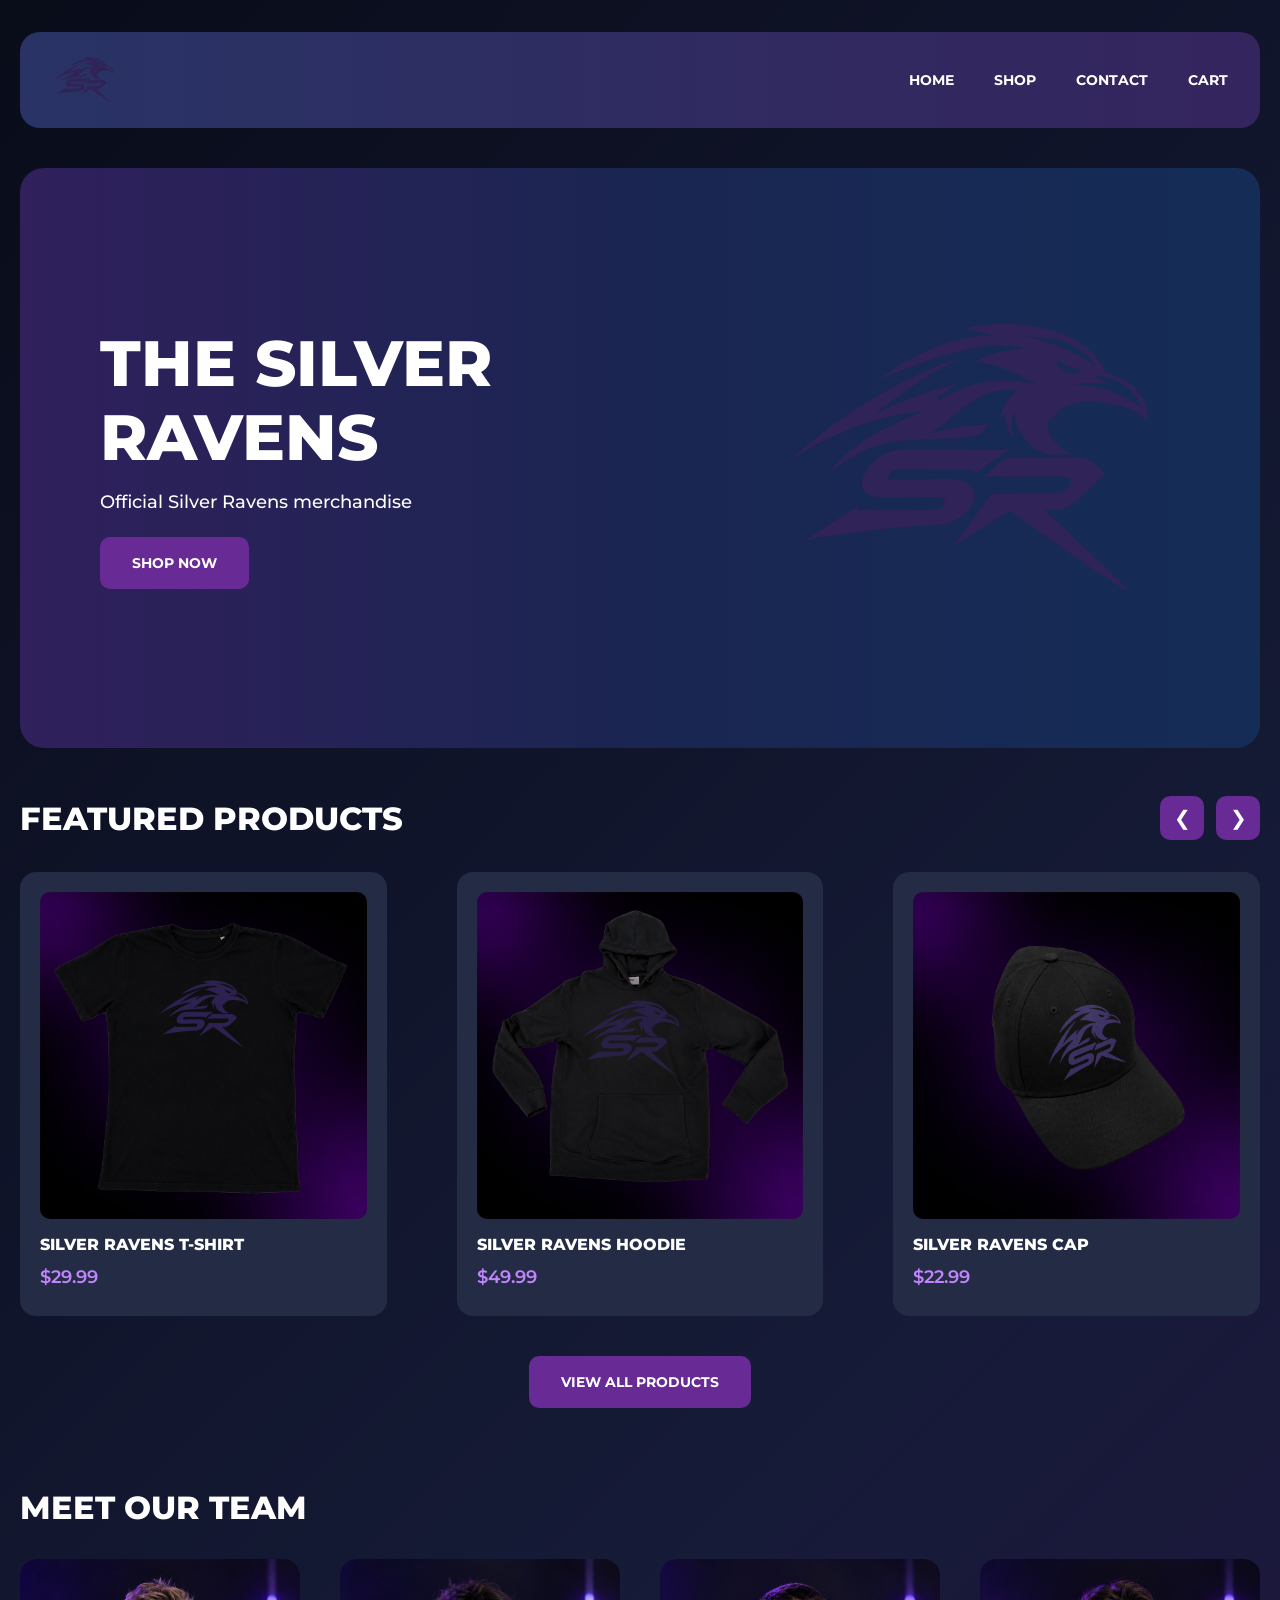
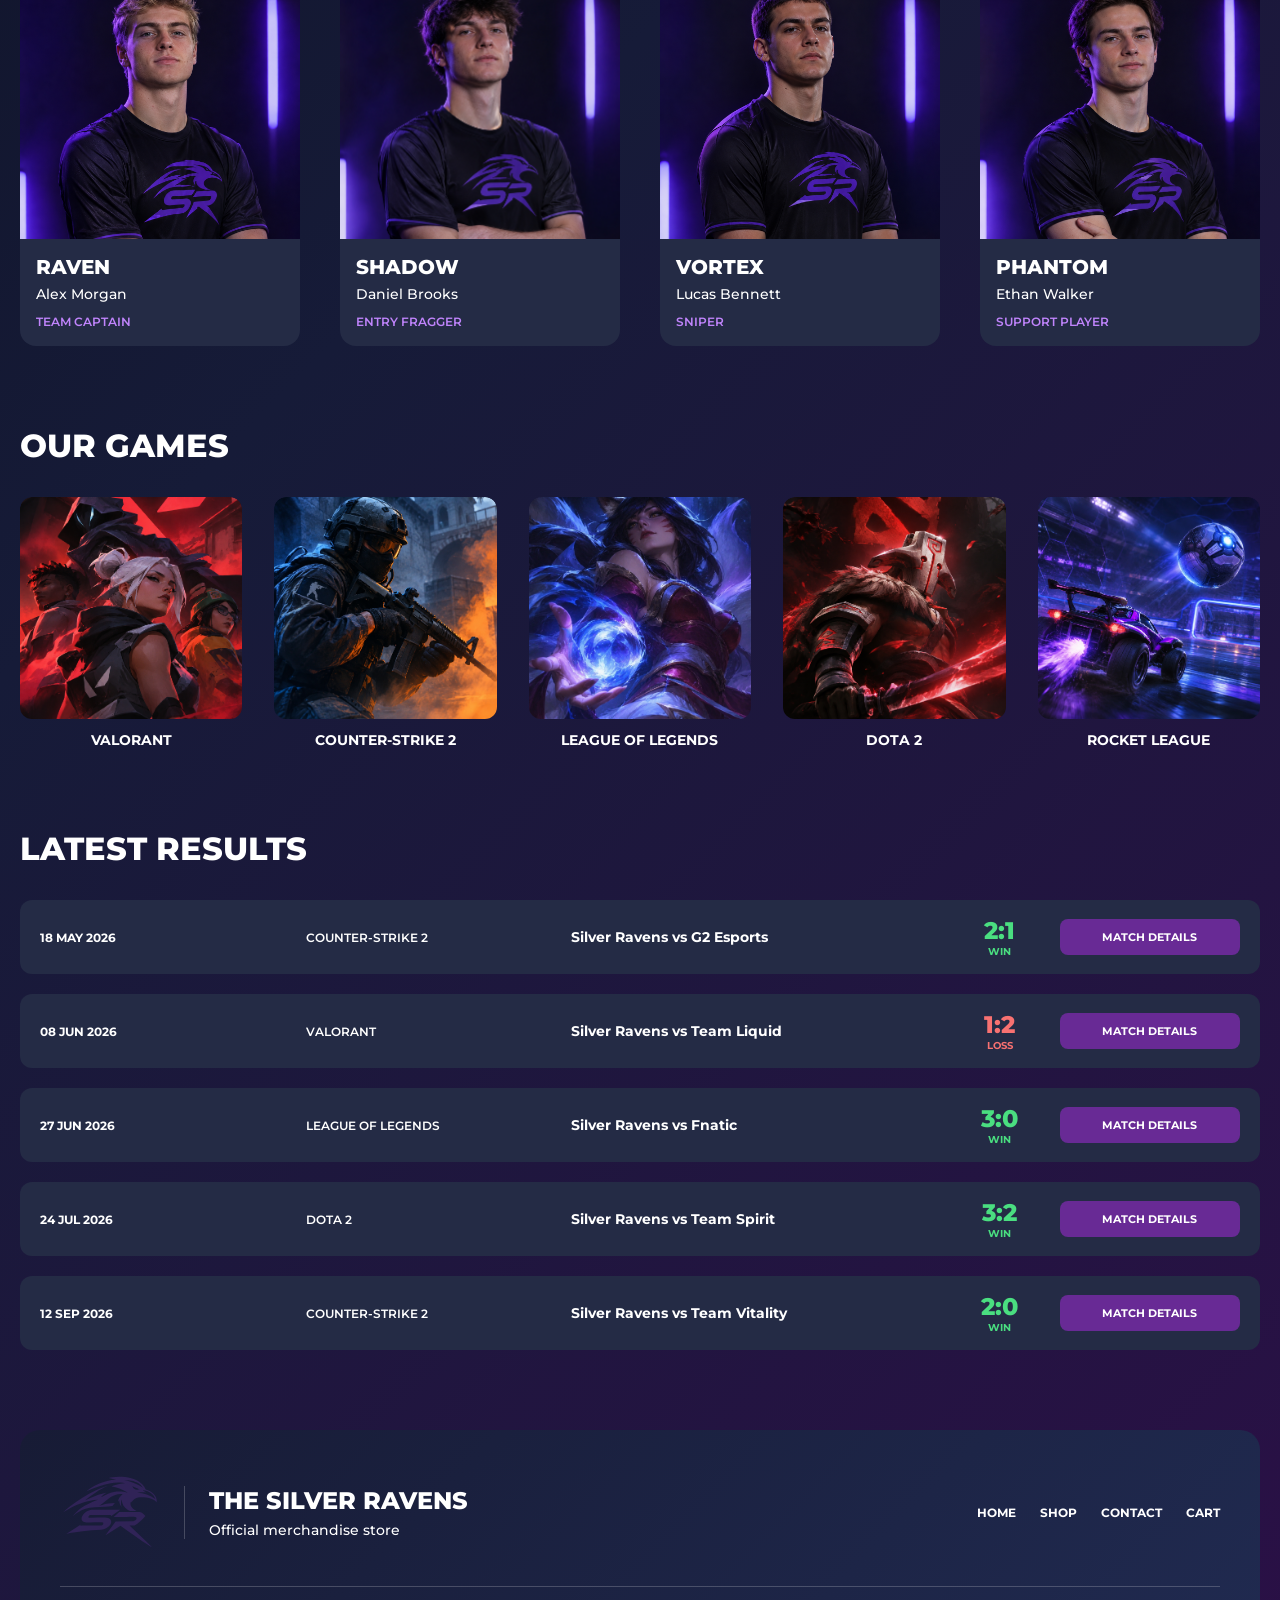
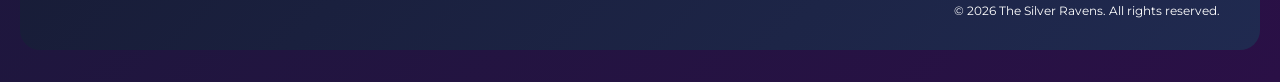
<file: index.html>
<!DOCTYPE html>
<html lang="en">
<head>
    <meta charset="UTF-8">
    <meta name="viewport" content="width=device-width, initial-scale=1.0">
    <title>The Silver Ravens</title>

    <link rel="preconnect" href="https://fonts.googleapis.com">
    <link rel="preconnect" href="https://fonts.gstatic.com" crossorigin>
    <link href="https://fonts.googleapis.com/css2?family=Montserrat:wght@400;500;600;700;800&display=swap" rel="stylesheet">

    <link rel="stylesheet" href="css/style.css">
    <script src="js/script.js" defer></script>
</head>
<body>

    <header class="header container">
        <a href="index.html" class="logo">
            <img src="assets/images/SilverRavens-logo.svg"
                 alt="The Silver Ravens logo">
        </a>

        <nav class="navigation" aria-label="Main navigation">
            <a href="index.html">HOME</a>
            <a href="shop.html">SHOP</a>
            <a href="contact.html">CONTACT</a>
            <a href="cart.html">CART</a>
        </nav>
    </header>

    <main class="container">

        <section class="hero">
            <div class="hero-content">
                <h1>THE SILVER<br> RAVENS</h1>
                <p>Official Silver Ravens merchandise</p>

                <a href="shop.html" class="button">
                    SHOP NOW
                </a>
            </div>

            <img class="hero-logo"
                 src="assets/images/SilverRavens-logo.svg"
                 alt="Silver Ravens emblem">
        </section>

        <section class="featured-products">

            <div class="section-header">
                <h2>FEATURED PRODUCTS</h2>

                <div class="slider-controls">
                    <button class="slider-button" id="prev-product"
                            aria-label="Previous products">
                        &#10094;
                    </button>

                    <button class="slider-button" id="next-product"
                            aria-label="Next products">
                        &#10095;
                    </button>
                </div>
            </div>

            <div class="product-grid" id="featured-grid">

                <a href="product.html?id=tshirt" class="product-card">
                    <img src="assets/images/SILVER-RAVENS-TSHIRT-BLACK-FRONT.png"
                         alt="Silver Ravens T-shirt">

                    <h3>SILVER RAVENS T-SHIRT</h3>
                    <p class="product-price">$29.99</p>
                </a>

                <a href="product.html?id=hoodie" class="product-card">
                    <img src="assets/images/SILVER-RAVENS-HOODIE-FRONT.png"
                         alt="Silver Ravens hoodie">

                    <h3>SILVER RAVENS HOODIE</h3>
                    <p class="product-price">$49.99</p>
                </a>

                <a href="product.html?id=cap" class="product-card">
                    <img src="assets/images/SILVER-RAVENS-CAP.png"
                         alt="Silver Ravens cap">

                    <h3>SILVER RAVENS CAP</h3>
                    <p class="product-price">$22.99</p>
                </a>

            </div>

            <div class="view-products">
                <a href="shop.html" class="button">
                    VIEW ALL PRODUCTS
                </a>
            </div>

        </section>

    <section class="team-section">

    <h2 class="section-title">MEET OUR TEAM</h2>

    <div class="team-grid">

        <article class="team-card">
            <img src="assets/images/team1.png" alt="Alex Morgan">

            <div class="team-info">
                <h3>RAVEN</h3>
                <p>Alex Morgan</p>
                <span>TEAM CAPTAIN</span>
            </div>
        </article>

        <article class="team-card">
            <img src="assets/images/team2.png" alt="Daniel Brooks">

            <div class="team-info">
                <h3>SHADOW</h3>
                <p>Daniel Brooks</p>
                <span>ENTRY FRAGGER</span>
            </div>
        </article>

        <article class="team-card">
            <img src="assets/images/team3.png" alt="Lucas Bennett">

            <div class="team-info">
                <h3>VORTEX</h3>
                <p>Lucas Bennett</p>
                <span>SNIPER</span>
            </div>
        </article>

        <article class="team-card">
            <img src="assets/images/team4.png" alt="Ethan Walker">

            <div class="team-info">
                <h3>PHANTOM</h3>
                <p>Ethan Walker</p>
                <span>SUPPORT PLAYER</span>
            </div>
        </article>

    </div>

<section class="games-section">

    <h2 class="section-title">OUR GAMES</h2>

    <div class="games-grid">

        <article class="game-card">
            <img src="assets/images/valorant.png" alt="Valorant">
            <h3>VALORANT</h3>
        </article>

        <article class="game-card">
            <img src="assets/images/cs.png" alt="Counter-Strike 2">
            <h3>COUNTER-STRIKE 2</h3>
        </article>

        <article class="game-card">
            <img src="assets/images/league.png" alt="League of Legends">
            <h3>LEAGUE OF LEGENDS</h3>
        </article>

        <article class="game-card">
            <img src="assets/images/dota.png" alt="Dota 2">
            <h3>DOTA 2</h3>
        </article>

        <article class="game-card">
            <img src="assets/images/rl.png" alt="Rocket League">
            <h3>ROCKET LEAGUE</h3>
        </article>

    </div>

<section class="results-section">

    <h2 class="section-title">LATEST RESULTS</h2>

    <div class="results-list">

        <article class="match-card">
            <span class="match-date">18 MAY 2026</span>
            <span class="match-game">COUNTER-STRIKE 2</span>
            <h3 class="match-teams">Silver Ravens vs G2 Esports</h3>

            <div class="match-score win">
                <strong>2:1</strong>
                <span>WIN</span>
            </div>

            <button class="match-button">MATCH DETAILS</button>
        </article>

        <article class="match-card">
            <span class="match-date">08 JUN 2026</span>
            <span class="match-game">VALORANT</span>
            <h3 class="match-teams">Silver Ravens vs Team Liquid</h3>

            <div class="match-score loss">
                <strong>1:2</strong>
                <span>LOSS</span>
            </div>

            <button class="match-button">MATCH DETAILS</button>
        </article>

        <article class="match-card">
            <span class="match-date">27 JUN 2026</span>
            <span class="match-game">LEAGUE OF LEGENDS</span>
            <h3 class="match-teams">Silver Ravens vs Fnatic</h3>

            <div class="match-score win">
                <strong>3:0</strong>
                <span>WIN</span>
            </div>

            <button class="match-button">MATCH DETAILS</button>
        </article>

        <article class="match-card">
            <span class="match-date">24 JUL 2026</span>
            <span class="match-game">DOTA 2</span>
            <h3 class="match-teams">Silver Ravens vs Team Spirit</h3>

            <div class="match-score win">
                <strong>3:2</strong>
                <span>WIN</span>
            </div>

            <button class="match-button">MATCH DETAILS</button>
        </article>

        <article class="match-card">
            <span class="match-date">12 SEP 2026</span>
            <span class="match-game">COUNTER-STRIKE 2</span>
            <h3 class="match-teams">Silver Ravens vs Team Vitality</h3>

            <div class="match-score win">
                <strong>2:0</strong>
                <span>WIN</span>
            </div>

            <button class="match-button">MATCH DETAILS</button>
        </article>

    </div>

</section>
    </main>
    <footer class="footer container">

    <div class="footer-top">

        <div class="footer-brand">

            <a href="index.html">
                <img src="assets/images/SilverRavens-logo.svg"
                     alt="The Silver Ravens logo"
                     class="footer-logo">
            </a>

            <div class="footer-brand-text">
                <h2>THE SILVER RAVENS</h2>
                <p>Official merchandise store</p>
            </div>

        </div>

        <nav class="footer-navigation" aria-label="Footer navigation">
            <a href="index.html">HOME</a>
            <a href="shop.html">SHOP</a>
            <a href="contact.html">CONTACT</a>
            <a href="cart.html">CART</a>
        </nav>

    </div>

    <div class="footer-bottom">
        <p>© 2026 The Silver Ravens. All rights reserved.</p>
    </div>

</footer>

</body>
</html>
</file>
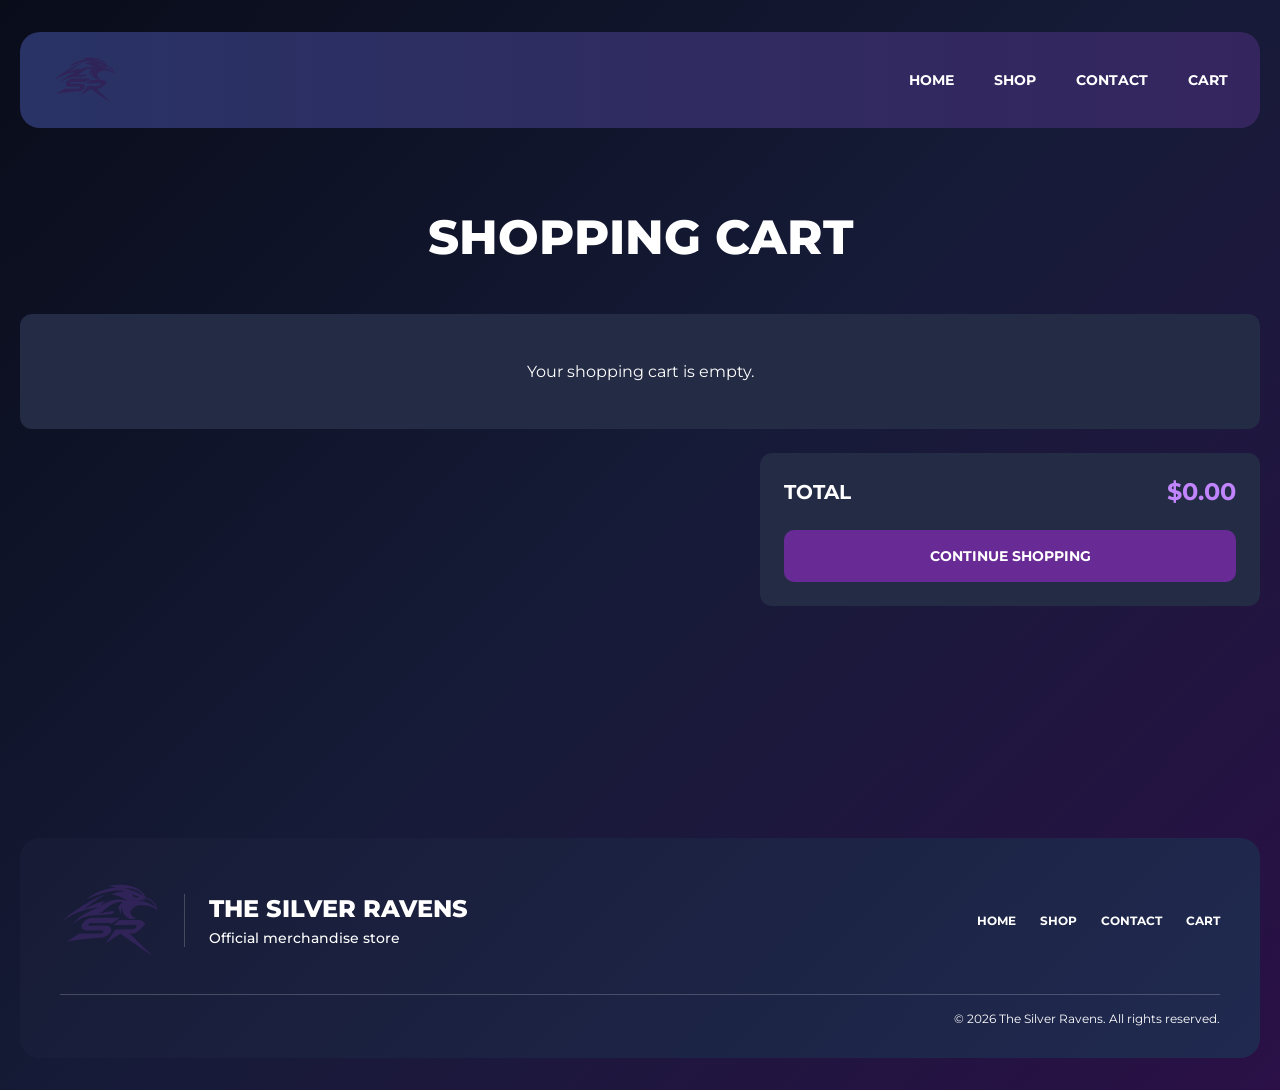
<file: cart.html>
<!DOCTYPE html>
<html lang="en">
<head>
    <meta charset="UTF-8">
    <meta name="viewport" content="width=device-width, initial-scale=1.0">

    <title>Shopping Cart | The Silver Ravens</title>

    <link href="https://fonts.googleapis.com/css2?family=Montserrat:wght@400;500;600;700;800&display=swap" rel="stylesheet">
    <link rel="stylesheet" href="css/style.css">
    <script src="js/cart.js" defer></script>
</head>
<body>

    <header class="header container">

        <a href="index.html" class="logo">
            <img src="assets/images/SilverRavens-logo.svg"
                 alt="The Silver Ravens logo">
        </a>

        <nav class="navigation" aria-label="Main navigation">
            <a href="index.html">HOME</a>
            <a href="shop.html">SHOP</a>
            <a href="contact.html">CONTACT</a>
            <a href="cart.html">CART</a>
        </nav>

    </header>

    <main class="container cart-page">

        <h1>SHOPPING CART</h1>

        <section id="cart-items" class="cart-items"
                 aria-label="Shopping cart items">
        </section>

        <section class="cart-summary">

            <div class="cart-total">
                <h2>TOTAL</h2>
                <strong id="cart-total">$0.00</strong>
            </div>

            <a href="shop.html" class="button">
                CONTINUE SHOPPING
            </a>

        </section>

    </main>

    <footer class="footer container">

        <div class="footer-top">

            <div class="footer-brand">

                <a href="index.html">
                    <img src="assets/images/SilverRavens-logo.svg"
                         alt="The Silver Ravens logo"
                         class="footer-logo">
                </a>

                <div class="footer-brand-text">
                    <h2>THE SILVER RAVENS</h2>
                    <p>Official merchandise store</p>
                </div>

            </div>

            <nav class="footer-navigation" aria-label="Footer navigation">
                <a href="index.html">HOME</a>
                <a href="shop.html">SHOP</a>
                <a href="contact.html">CONTACT</a>
                <a href="cart.html">CART</a>
            </nav>

        </div>

        <div class="footer-bottom">
            <p>© 2026 The Silver Ravens. All rights reserved.</p>
        </div>

    </footer>

</body>
</html>
</file>
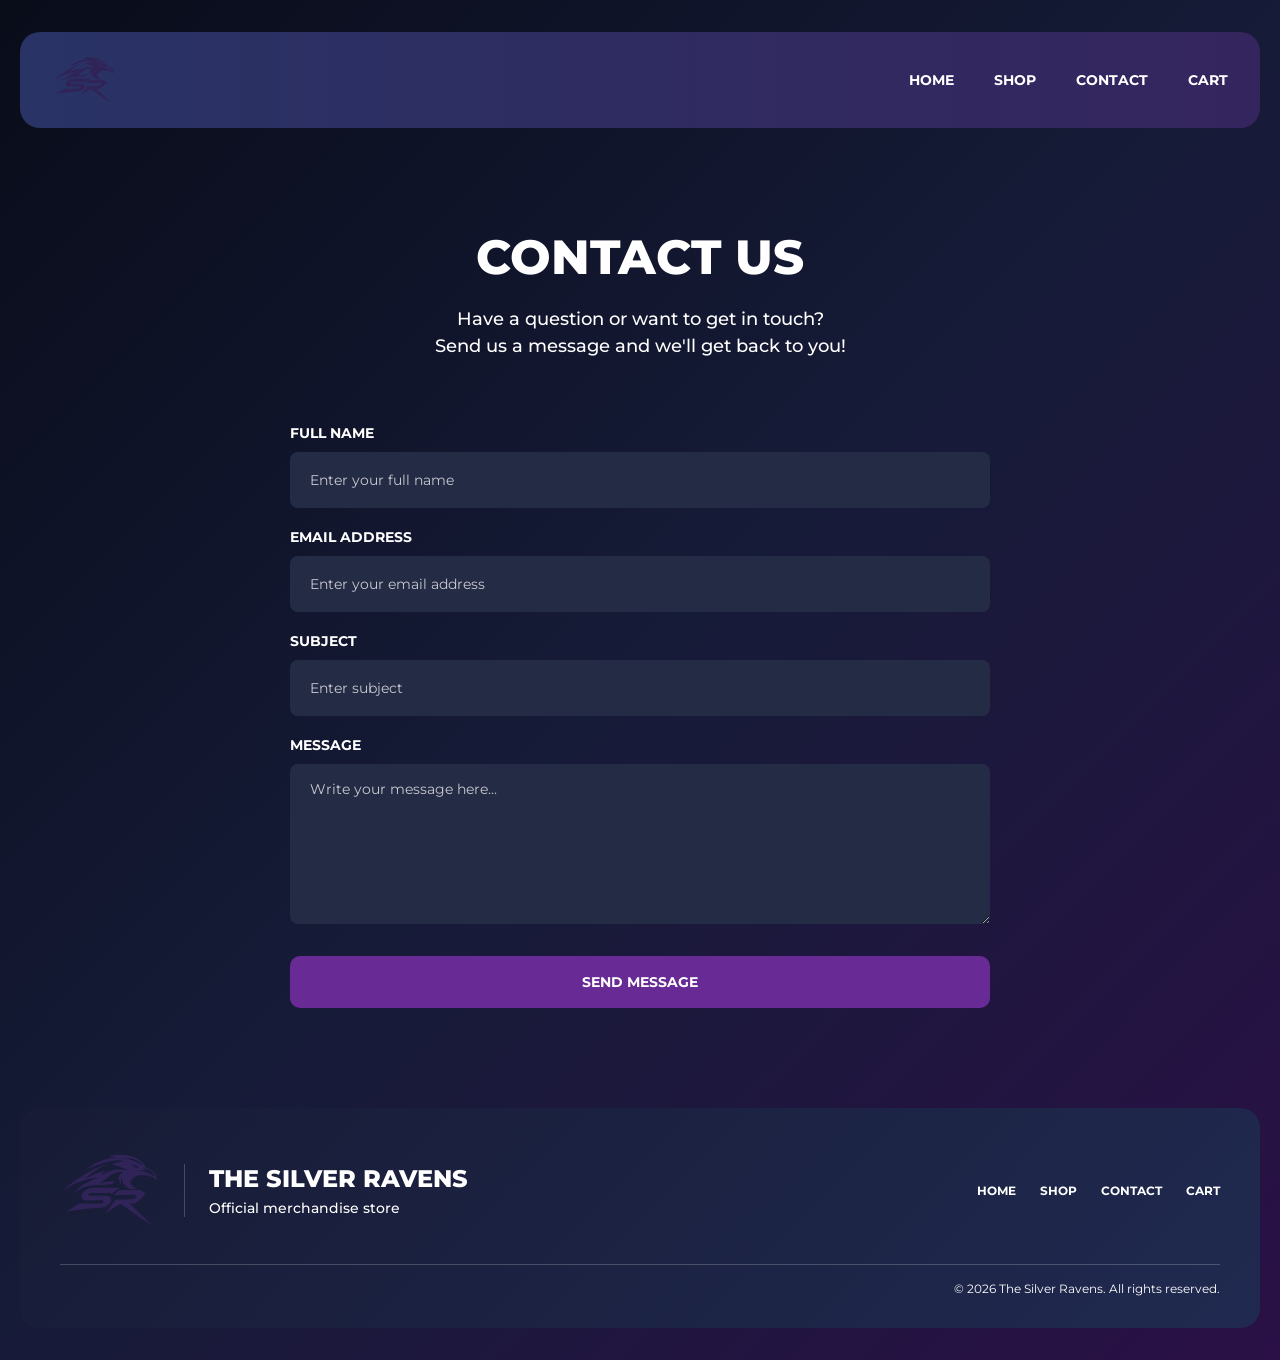
<file: contact.html>
<!DOCTYPE html>
<html lang="en">
<head>
    <meta charset="UTF-8">
    <meta name="viewport" content="width=device-width, initial-scale=1.0">

    <title>Contact | The Silver Ravens</title>

    <link href="https://fonts.googleapis.com/css2?family=Montserrat:wght@400;500;600;700;800&display=swap" rel="stylesheet">
    <link rel="stylesheet" href="css/style.css">
</head>
<body>

    <header class="header container">
        <a href="index.html" class="logo">
            <img src="assets/images/SilverRavens-logo.svg"
                 alt="The Silver Ravens logo">
        </a>

        <nav class="navigation" aria-label="Main navigation">
            <a href="index.html">HOME</a>
            <a href="shop.html">SHOP</a>
            <a href="contact.html">CONTACT</a>
            <a href="cart.html">CART</a>
        </nav>
    </header>

    <main class="container contact-page">

        <section class="contact-heading">

            <h1>CONTACT US</h1>

            <p>
                Have a question or want to get in touch?<br>
                Send us a message and we'll get back to you!
            </p>

        </section>

        <form class="contact-form" id="contact-form">

            <div class="form-group">

                <label for="name">FULL NAME</label>

                <input type="text"
                       id="name"
                       name="name"
                       placeholder="Enter your full name"
                       required>

            </div>

            <div class="form-group">

                <label for="email">EMAIL ADDRESS</label>

                <input type="email"
                       id="email"
                       name="email"
                       placeholder="Enter your email address"
                       required>

            </div>

            <div class="form-group">

                <label for="subject">SUBJECT</label>

                <input type="text"
                       id="subject"
                       name="subject"
                       placeholder="Enter subject"
                       required>

            </div>

            <div class="form-group">

                <label for="message">MESSAGE</label>

                <textarea id="message"
                          name="message"
                          placeholder="Write your message here..."
                          required></textarea>

            </div>

            <button type="submit" class="button send-message">
                SEND MESSAGE
            </button>

            <p id="form-status" role="status"></p>

        </form>

    </main>

    <footer class="footer container">

        <div class="footer-top">

            <div class="footer-brand">

                <a href="index.html">
                    <img src="assets/images/SilverRavens-logo.svg"
                         alt="The Silver Ravens logo"
                         class="footer-logo">
                </a>

                <div class="footer-brand-text">
                    <h2>THE SILVER RAVENS</h2>
                    <p>Official merchandise store</p>
                </div>

            </div>

            <nav class="footer-navigation" aria-label="Footer navigation">
                <a href="index.html">HOME</a>
                <a href="shop.html">SHOP</a>
                <a href="contact.html">CONTACT</a>
                <a href="cart.html">CART</a>
            </nav>

        </div>

        <div class="footer-bottom">
            <p>© 2026 The Silver Ravens. All rights reserved.</p>
        </div>

    </footer>

    <script src="js/contact.js"></script>

</body>
</html>
</file>
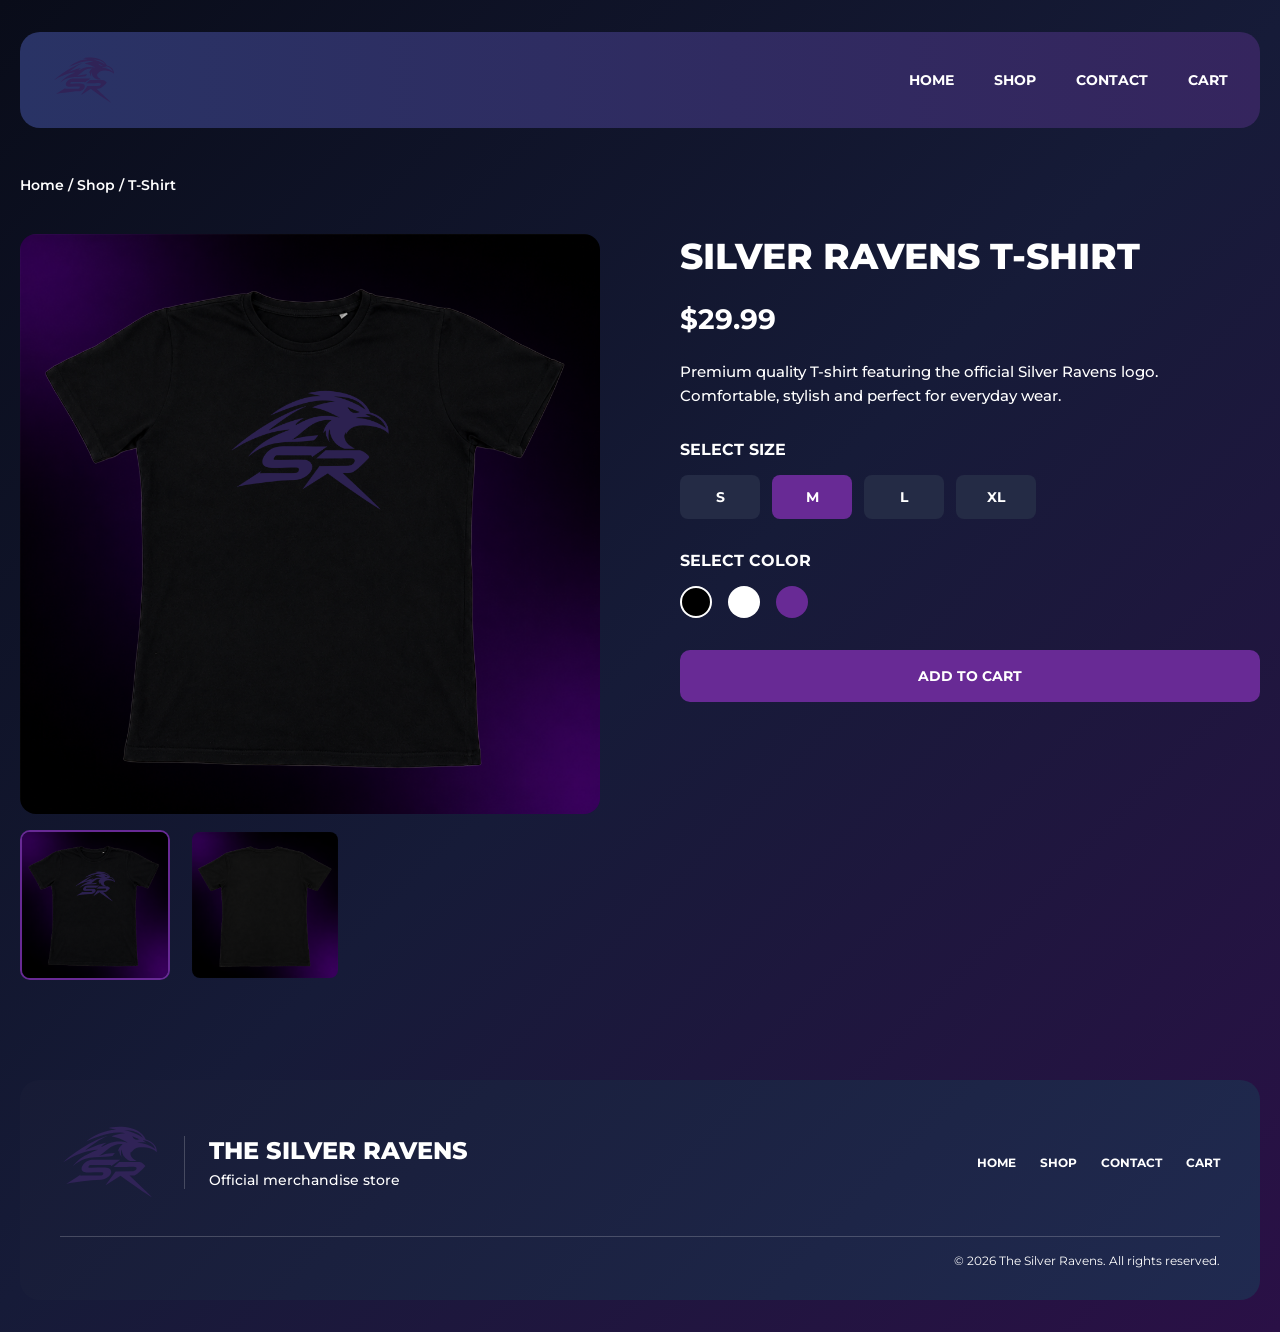
<file: product.html>
<!DOCTYPE html>
<html lang="en">
<head>
    <meta charset="UTF-8">
    <meta name="viewport" content="width=device-width, initial-scale=1.0">

    <title>Product | The Silver Ravens</title>

    <link href="https://fonts.googleapis.com/css2?family=Montserrat:wght@400;500;600;700;800&display=swap" rel="stylesheet">

    <link rel="stylesheet" href="css/style.css">

    <script src="js/script.js" defer></script>
    <script src="js/product.js" defer></script>
</head>
<body>

    <header class="header container">

        <a href="index.html" class="logo">
            <img src="assets/images/SilverRavens-logo.svg"
                 alt="The Silver Ravens logo">
        </a>

        <nav class="navigation" aria-label="Main navigation">
            <a href="index.html">HOME</a>
            <a href="shop.html">SHOP</a>
            <a href="contact.html">CONTACT</a>
            <a href="cart.html">CART</a>
        </nav>

    </header>

    <main class="container product-page">

        <div class="breadcrumbs">
            <a href="index.html">Home</a> /
            <a href="shop.html">Shop</a> /
            <span id="breadcrumb-product"></span>
        </div>

        <section class="product-layout">

            <div class="product-gallery">

                <img id="main-product-image"
                     class="main-product-image"
                     alt="Product image">

                <div class="product-thumbnails"
                     id="product-thumbnails">
                </div>

            </div>

            <div class="product-details">

                <h1 id="product-name"></h1>

                <p id="product-price" class="detail-price"></p>

                <p id="product-description"
                   class="product-description"></p>

                <div class="product-options" id="size-section">

                    <h2>SELECT SIZE</h2>

                    <div class="size-options" id="size-options">
                    </div>

                </div>

                <div class="product-options">

                    <h2>SELECT COLOR</h2>

                    <div class="color-options" id="color-options">
                    </div>

                </div>

                <button class="button add-to-cart" id="add-to-cart">
                    ADD TO CART
                </button>

            </div>

        </section>

    </main>

    <footer class="footer container">

        <div class="footer-top">

            <div class="footer-brand">

                <a href="index.html">
                    <img src="assets/images/SilverRavens-logo.svg"
                         alt="Silver Ravens logo"
                         class="footer-logo">
                </a>

                <div class="footer-brand-text">
                    <h2>THE SILVER RAVENS</h2>
                    <p>Official merchandise store</p>
                </div>

            </div>

            <nav class="footer-navigation"
                 aria-label="Footer navigation">

                <a href="index.html">HOME</a>
                <a href="shop.html">SHOP</a>
                <a href="contact.html">CONTACT</a>
                <a href="cart.html">CART</a>

            </nav>

        </div>

        <div class="footer-bottom">
            <p>© 2026 The Silver Ravens. All rights reserved.</p>
        </div>

    </footer>

</body>
</html>
</file>
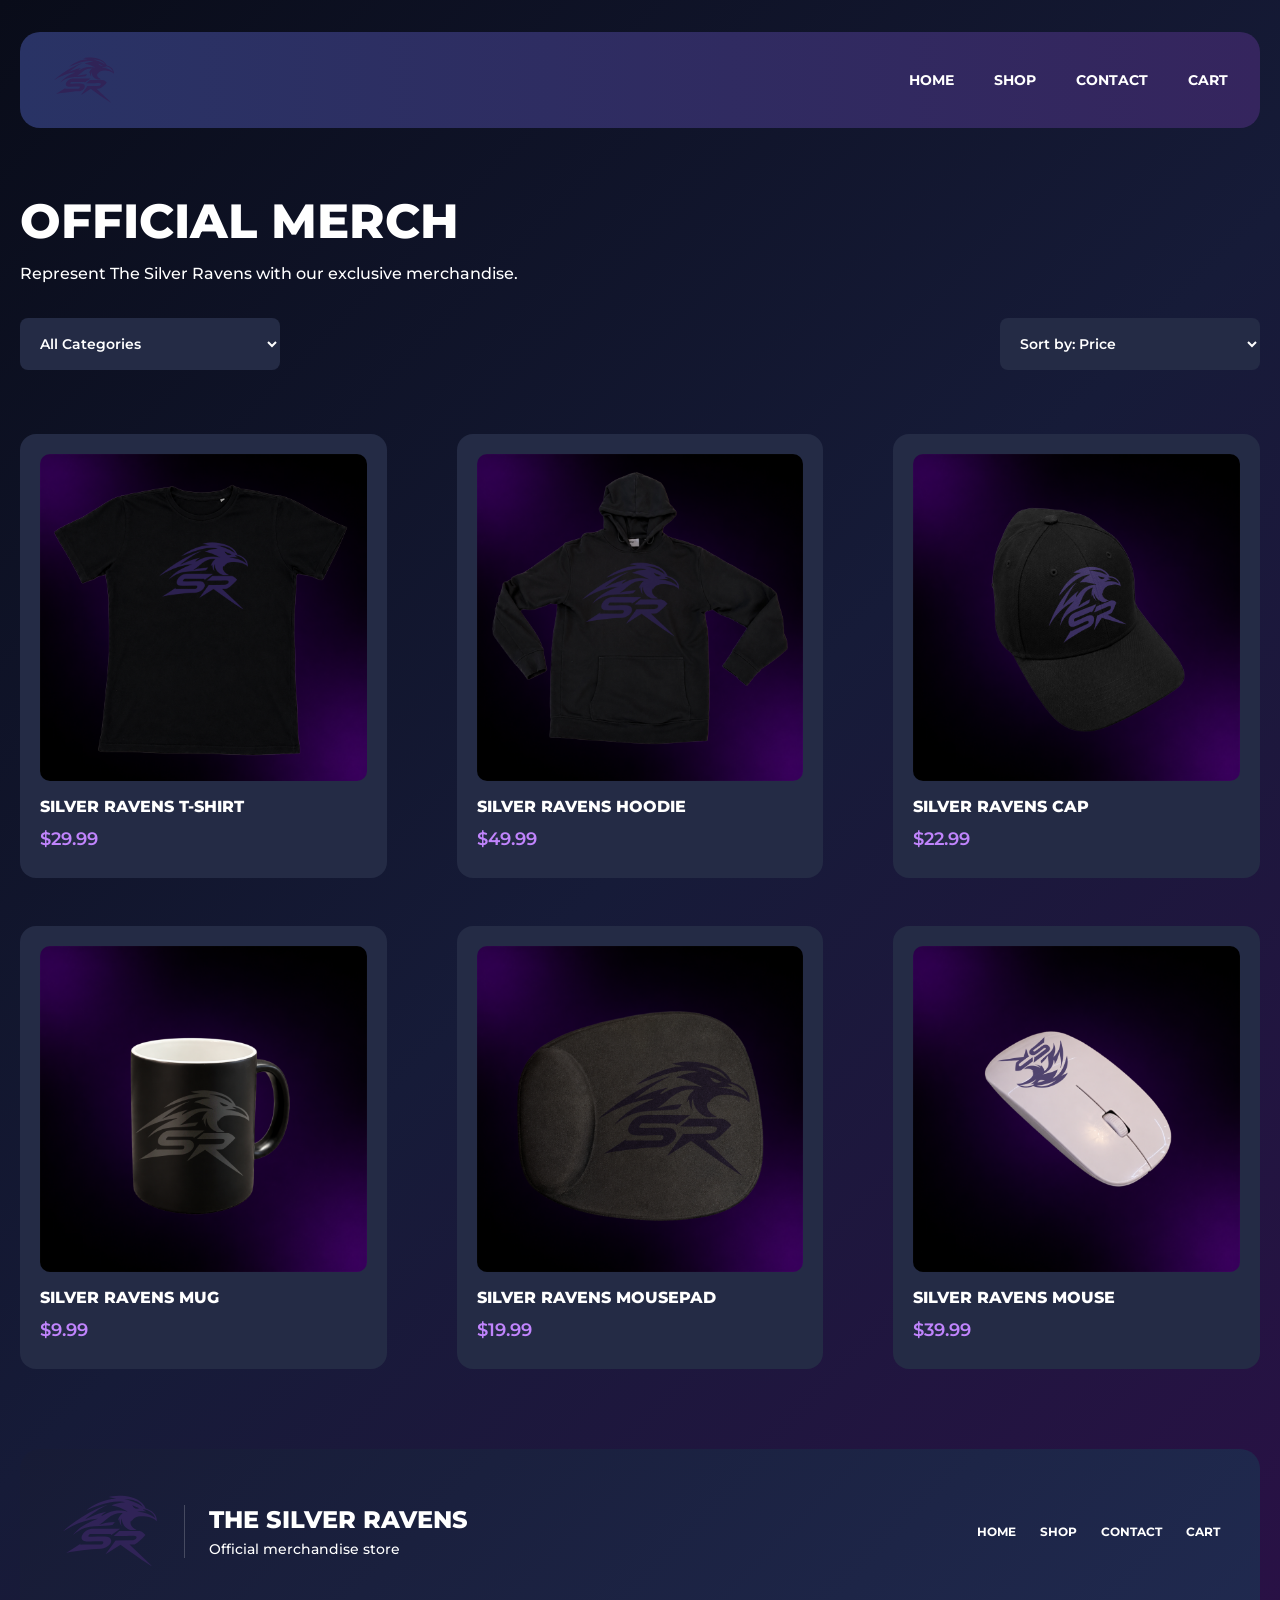
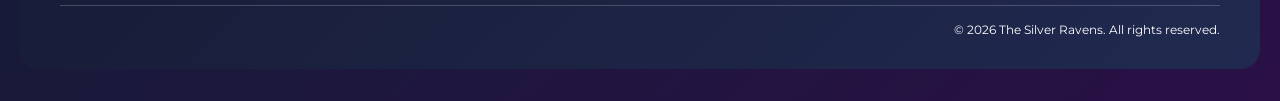
<file: shop.html>
<!DOCTYPE html>
<html lang="en">
<head>
    <meta charset="UTF-8">
    <meta name="viewport" content="width=device-width, initial-scale=1.0">

    <title>Shop | The Silver Ravens</title>

    <link rel="preconnect" href="https://fonts.googleapis.com">
    <link rel="preconnect" href="https://fonts.gstatic.com" crossorigin>
    <link href="https://fonts.googleapis.com/css2?family=Montserrat:wght@400;500;600;700;800&display=swap" rel="stylesheet">

    <link rel="stylesheet" href="css/style.css">
    <script src="js/script.js" defer></script>
</head>
<body>

    <header class="header container">

        <a href="index.html" class="logo">
            <img src="assets/images/SilverRavens-logo.svg"
                 alt="The Silver Ravens logo">
        </a>

        <nav class="navigation" aria-label="Main navigation">
            <a href="index.html">HOME</a>
            <a href="shop.html">SHOP</a>
            <a href="contact.html">CONTACT</a>
            <a href="cart.html">CART</a>
        </nav>

    </header>

    <main class="container shop-page">

        <section class="shop-heading">

            <h1>OFFICIAL MERCH</h1>

            <p>Represent The Silver Ravens with our exclusive merchandise.</p>

        </section>

        <div class="shop-filters">

            <select id="category-filter" aria-label="Filter by category">
                <option value="all">All Categories</option>
                <option value="clothing">Clothing</option>
                <option value="accessories">Accessories</option>
                <option value="gaming">Gaming</option>
            </select>

            <select id="price-sort" aria-label="Sort by price">
                <option value="default">Sort by: Price</option>
                <option value="low">Price: Low to High</option>
                <option value="high">Price: High to Low</option>
            </select>

        </div>

        <section class="product-grid shop-grid"
                 id="shop-grid"
                 aria-label="Shop products">

        </section>

    </main>

    <footer class="footer container">

        <div class="footer-top">

            <div class="footer-brand">

                <a href="index.html">
                    <img src="assets/images/SilverRavens-logo.svg"
                         alt="The Silver Ravens logo"
                         class="footer-logo">
                </a>

                <div class="footer-brand-text">
                    <h2>THE SILVER RAVENS</h2>
                    <p>Official merchandise store</p>
                </div>

            </div>

            <nav class="footer-navigation"
                 aria-label="Footer navigation">

                <a href="index.html">HOME</a>
                <a href="shop.html">SHOP</a>
                <a href="contact.html">CONTACT</a>
                <a href="cart.html">CART</a>

            </nav>

        </div>

        <div class="footer-bottom">
            <p>© 2026 The Silver Ravens. All rights reserved.</p>
        </div>

    </footer>

</body>
</html>
</file>
<file: css/style.css>
:root {
    --background-start: #090C19;
    --background-middle: #161B38;
    --background-end: #2A1046;

    --header-start: #293365;
    --header-end: #35255E;

    --hero-start: #30205C;
    --hero-middle: #1A2551;
    --hero-end: #142D57;

    --footer-start: #171B35;
    --footer-end: #202A50;

    --card-background: #242B45;
    --primary-color: #682A95;
    --text-color: #FFFFFF;
    --price-color: #C084FC;

    --container-width: 1280px;
}

* {
    box-sizing: border-box;
    margin: 0;
    padding: 0;
}

body {
    min-height: 100vh;
    font-family: "Montserrat", sans-serif;
    color: var(--text-color);

    background: linear-gradient(
        135deg,
        var(--background-start) 0%,
        var(--background-middle) 50%,
        var(--background-end) 100%
    );
}

a {
    color: inherit;
    text-decoration: none;
}

img {
    display: block;
    max-width: 100%;
}

button {
    font-family: inherit;
    cursor: pointer;
}

.container {
    width: calc(100% - 40px);
    max-width: var(--container-width);
    margin: 0 auto;
}

/* HEADER */

.header {
    display: flex;
    align-items: center;
    justify-content: space-between;
    height: 96px;
    margin-top: 32px;
    padding: 0 32px;

    background: linear-gradient(
        90deg,
        var(--header-start),
        var(--header-end)
    );

    border-radius: 20px;
}

.logo img {
    width: 64px;
}

.navigation {
    display: flex;
    align-items: center;
    gap: 40px;
}

.navigation a {
    font-size: 14px;
    font-weight: 700;
    transition: opacity 0.2s;
}

.navigation a:hover {
    opacity: 0.7;
}

/* BUTTON */

.button {
    display: inline-flex;
    align-items: center;
    justify-content: center;

    height: 52px;
    padding: 0 32px;

    background-color: var(--primary-color);
    color: var(--text-color);

    border-radius: 10px;
    font-size: 14px;
    font-weight: 700;
    transition: opacity 0.2s;
}

.button:hover {
    opacity: 0.85;
}

/* HERO SECTION */

.hero {
    display: flex;
    align-items: center;
    justify-content: space-between;

    min-height: 500px;
    margin-top: 40px;
    padding: 80px;

    background: linear-gradient(
        90deg,
        var(--hero-start) 0%,
        var(--hero-middle) 50%,
        var(--hero-end) 100%
    );

    border-radius: 24px;
}

.hero h1 {
    font-size: 64px;
    font-weight: 800;
    line-height: 1.15;
}

.hero p {
    margin-top: 16px;
    margin-bottom: 24px;

    font-size: 18px;
    font-weight: 500;
}

.hero-logo {
    width: 420px;
    padding: 20px;
}

/* FEATURED PRODUCTS */

.featured-products {
    margin-top: 48px;
}

.section-header {
    display: flex;
    align-items: center;
    justify-content: space-between;
    margin-bottom: 32px;
}

.section-header h2 {
    font-size: 32px;
    font-weight: 800;
}

.slider-controls {
    display: flex;
    gap: 12px;
}

.slider-button {
    width: 44px;
    height: 44px;
    border: none;
    border-radius: 10px;

    background-color: var(--primary-color);
    color: var(--text-color);

    font-size: 20px;
}

.product-grid {
    display: grid;
    grid-template-columns: repeat(3, minmax(0, 1fr));
    gap: 70px;
}

.product-card {
    display: block;
    padding: 20px;
    border-radius: 16px;
    background-color: var(--card-background);
    transition: transform 0.2s;
}

.product-card:hover {
    transform: translateY(-5px);
}

.product-card img {
    width: 100%;
    aspect-ratio: 1 / 1;
    object-fit: cover;
    border-radius: 10px;
}

.product-card h3 {
    margin-top: 16px;
    font-size: 16px;
    font-weight: 800;
}

.product-price {
    margin-top: 12px;
    margin-bottom: 8px;
    font-size: 18px;
    font-weight: 600;
    color: var(--price-color);
}

.view-products {
    display: flex;
    justify-content: center;
    margin-top: 40px;
    margin-bottom: 48px;
}

/* TABLET */

@media (min-width: 768px) and (max-width: 1024px) {

    .hero {
        padding: 40px;
    }

    .hero h1 {
        font-size: 48px;
    }

    .hero-logo {
        width: 35%;
    }

    .product-grid {
        gap: 24px;
    }

    .product-card {
        padding: 12px;
    }
}

/* MOBILE */

@media (max-width: 767px) {

    .header {
        width: calc(100% - 30px);
        height: 64px;
        margin-top: 20px;
        padding: 0 15px;
        border-radius: 15px;
    }

    .logo img {
        width: 45px;
    }

    .navigation {
        gap: 14px;
    }

    .navigation a {
        font-size: 11px;
    }

    .hero {
        flex-direction: column;
        justify-content: center;
        text-align: center;

        min-height: 420px;
        margin-top: 16px;
        padding: 24px 16px;
        border-radius: 20px;
    }

    .hero h1 {
        font-size: 28px;
    }

    .hero h1 br {
        display: none;
    }

    .hero p {
        font-size: 12px;
        margin-top: 12px;
        margin-bottom: 20px;
    }

    .hero-logo {
        width: 220px;
        margin-top: 24px;
        padding: 0;
    }

    .button {
        height: 44px;
        font-size: 12px;
    }

    .featured-products {
        margin-top: 32px;
    }

    .section-header {
        justify-content: center;
        margin-bottom: 24px;
    }

    .section-header h2 {
        font-size: 20px;
        text-align: center;
    }

    .slider-controls {
        display: none;
    }

    .product-grid {
        grid-template-columns: 1fr;
        gap: 32px;
    }

    .product-card {
        padding: 0 0 16px;
        text-align: center;
        border-radius: 15px;
        overflow: hidden;
    }

    .product-card img {
        height: 300px;
        border-radius: 0;
    }

    .product-card h3 {
        font-size: 18px;
    }

    .product-price {
        font-size: 16px;
        margin-top: 8px;
    }

    .view-products {
        margin-top: 32px;
        margin-bottom: 48px;
    }
}
/* TEAM SECTION */

.team-section {
    margin-top: 80px;
}

.section-title {
    font-size: 32px;
    font-weight: 800;
    margin-bottom: 32px;
}

.team-grid {
    display: grid;
    grid-template-columns: repeat(4, minmax(0, 1fr));
    gap: 40px;
}

.team-card {
    background-color: var(--card-background);
    border-radius: 16px;
    overflow: hidden;
}

.team-card img {
    width: 100%;
    aspect-ratio: 1 / 1;
    object-fit: cover;
    object-position: center top;

}

.team-info {
    padding: 16px;
}

.team-info h3 {
    font-size: 20px;
    font-weight: 800;
    margin-bottom: 6px;
}

.team-info p {
    font-size: 14px;
    font-weight: 500;
    margin-bottom: 8px;
}

.team-info span {
    font-size: 12px;
    font-weight: 600;
    color: var(--price-color);
}

/* MOBILE TEAM SECTION */

@media (max-width: 767px) {

    .team-section {
        margin-top: 48px;
    }

    .section-title {
        font-size: 20px;
        text-align: center;
        margin-bottom: 24px;
    }

    .team-grid {
        grid-template-columns: repeat(2, minmax(0, 1fr));
        gap: 17px;
    }

    .team-card {
        border-radius: 12px;
    }

    .team-card img {
        height: 165px;
    }

    .team-info {
        padding: 8px;
    }

    .team-info h3 {
        font-size: 14px;
    }

    .team-info p {
        font-size: 11px;
    }

    .team-info span {
        font-size: 10px;
    }
}
/* GAMES SECTION */

.games-section {
    margin-top: 80px;
}

.games-grid {
    display: grid;
    grid-template-columns: repeat(5, minmax(0, 1fr));
    gap: 32px;
}

.game-card {
    overflow: hidden;
    border-radius: 12px;
    text-align: center;
}

.game-card img {
    width: 100%;
    aspect-ratio: 1 / 1;
    object-fit: cover;
    border-radius: 12px;
}

.game-card h3 {
    margin-top: 12px;
    font-size: 14px;
    font-weight: 700;
}

/* MOBILE GAMES */

@media (max-width: 767px) {

    .games-section {
        margin-top: 48px;
    }

    .games-grid {
        grid-template-columns: repeat(2, minmax(0, 1fr));
        gap: 17px;
    }

    .game-card {
        background-color: var(--card-background);
    }

    .game-card img {
        height: 150px;
        border-radius: 0;
    }

    .game-card h3 {
        font-size: 11px;
        margin: 8px 0;
    }

    .game-card:last-child {
        grid-column: 1 / -1;
        width: calc((100% - 17px) / 2);
        justify-self: center;
    }
}/* MATCH RESULTS */

.results-section {
    margin-top: 80px;
    margin-bottom: 80px;
}

.results-list {
    display: flex;
    flex-direction: column;
    gap: 20px;
}

.match-card {
    display: grid;
    grid-template-columns: 1fr 1fr 1.5fr 80px 180px;
    align-items: center;
    gap: 20px;

    padding: 16px 20px;
    background-color: var(--card-background);
    border-radius: 12px;
}

.match-date {
    font-size: 12px;
    font-weight: 700;
}

.match-game {
    font-size: 12px;
    font-weight: 600;
}

.match-teams {
    font-size: 14px;
    font-weight: 700;
}

.match-score {
    display: flex;
    flex-direction: column;
    align-items: center;
}

.match-score strong {
    font-size: 24px;
    font-weight: 800;
}

.match-score span {
    font-size: 10px;
    font-weight: 700;
}

.win {
    color: #4ADE80;
}

.loss {
    color: #F87171;
}

.match-button {
    height: 36px;
    border: none;
    border-radius: 8px;
    background-color: var(--primary-color);
    color: var(--text-color);
    font-size: 11px;
    font-weight: 700;
}

/* MOBILE RESULTS */

@media (max-width: 767px) {

    .results-section {
        margin-top: 48px;
        margin-bottom: 48px;
    }

    .results-list {
        gap: 16px;
    }

    .match-card {
        grid-template-columns: 1fr 60px;
        gap: 4px 12px;
        padding: 12px;
    }

    .match-date {
        grid-column: 1;
        grid-row: 1;
        font-size: 10px;
    }

    .match-game {
        grid-column: 1;
        grid-row: 2;
        font-size: 11px;
    }

    .match-teams {
        grid-column: 1;
        grid-row: 3;
        font-size: 13px;
        margin-top: 6px;
    }

    .match-score {
        grid-column: 2;
        grid-row: 1 / 4;
    }

    .match-button {
        grid-column: 1 / -1;
        height: 28px;
        margin-top: 8px;
        font-size: 10px;
    }
}/* FOOTER */

.footer {
    margin-bottom: 32px;
    padding: 32px 40px;

    background: linear-gradient(
        135deg,
        var(--footer-start),
        var(--footer-end)
    );

    border-radius: 20px;
}

.footer-top {
    display: flex;
    justify-content: space-between;
    align-items: center;
}

.footer-brand {
    display: flex;
    align-items: center;
    gap: 24px;
}

.footer-logo {
    width: 100px;
}

.footer-brand-text {
    border-left: 1px solid rgba(255, 255, 255, 0.2);
    padding-left: 24px;
}

.footer-brand-text h2 {
    font-size: 24px;
    font-weight: 800;
}

.footer-brand-text p {
    margin-top: 6px;
    font-size: 14px;
    font-weight: 500;
}

.footer-navigation {
    display: flex;
    gap: 24px;
}

.footer-navigation a {
    font-size: 12px;
    font-weight: 700;
}

.footer-navigation a:hover {
    opacity: 0.7;
}

.footer-bottom {
    margin-top: 24px;
    padding-top: 16px;

    border-top: 1px solid rgba(255, 255, 255, 0.2);

    text-align: right;
    font-size: 12px;
}

/* MOBILE FOOTER */

@media (max-width: 767px) {

    .footer {
        padding: 16px;
        margin-bottom: 20px;
        border-radius: 12px;
    }

    .footer-top {
        flex-direction: column;
    }

    .footer-brand {
        flex-direction: column;
        gap: 12px;
        text-align: center;
    }

    .footer-logo {
        width: 70px;
        height: 70px;
        object-fit: contain;
    }

    .footer-brand-text {
        border: none;
        padding: 0;
    }

    .footer-brand-text h2 {
        font-size: 16px;
    }

    .footer-brand-text p {
        font-size: 11px;
    }

    .footer-navigation {
        margin-top: 20px;
        gap: 24px;
    }

    .footer-navigation a {
        font-size: 11px;
    }

    .footer-bottom {
        margin-top: 16px;
        padding-top: 12px;
        text-align: center;
        font-size: 10px;
    }
}
/* SHOP PAGE */

.shop-page {
    margin-top: 64px;
    margin-bottom: 80px;
}

.shop-heading h1 {
    font-size: 48px;
    font-weight: 800;
    margin-bottom: 12px;
}

.shop-heading p {
    font-size: 16px;
    font-weight: 500;
    max-width: 500px;
    line-height: 1.5;
}

.shop-filters {
    display: flex;
    justify-content: space-between;
    gap: 17px;
    margin-top: 32px;
    margin-bottom: 64px;
}

.shop-filters select {
    width: 260px;
    height: 52px;
    padding: 0 16px;

    background-color: var(--card-background);
    color: var(--text-color);

    border: none;
    border-radius: 8px;

    font-family: inherit;
    font-size: 14px;
    font-weight: 600;

    cursor: pointer;
}

.shop-grid {
    row-gap: 48px;
}

/* MOBILE SHOP */

@media (max-width: 767px) {

    .shop-page {
        margin-top: 32px;
        margin-bottom: 48px;
    }

    .shop-heading {
        text-align: center;
    }

    .shop-heading h1 {
        font-size: 24px;
    }

    .shop-heading p {
        font-size: 12px;
    }

    .shop-filters {
        margin-top: 24px;
        margin-bottom: 24px;
    }

    .shop-filters select {
        width: 50%;
        min-width: 0;
        height: 44px;
        font-size: 12px;
        padding: 0 12px;
    }

    .shop-grid {
        grid-template-columns: repeat(2, minmax(0, 1fr));
        gap: 17px;
    }

    .shop-grid .product-card {
        padding: 8px;
        text-align: left;
        border-radius: 12px;
    }

    .shop-grid .product-card img {
        height: auto;
        aspect-ratio: 1 / 1;
        border-radius: 8px;
    }

    .shop-grid .product-card h3 {
        font-size: 11px;
        margin-top: 9px;
        min-height: 28px;
    }

    .shop-grid .product-price {
        font-size: 14px;
        margin-top: 6px;
    }
}/* PRODUCT DETAILS */

.product-page {
    margin-top: 48px;
    margin-bottom: 100px;
}

.breadcrumbs {
    font-size: 14px;
    font-weight: 600;
    margin-bottom: 40px;
}

.product-layout {
    display: grid;
    grid-template-columns: 1fr 1fr;
    gap: 80px;
    align-items: start;
}

.main-product-image {
    width: 100%;
    aspect-ratio: 1 / 1;
    object-fit: cover;
    border-radius: 16px;
}

.product-thumbnails {
    display: flex;
    gap: 20px;
    margin-top: 16px;
}

.thumbnail-button {
    width: 150px;
    height: 150px;
    padding: 0;
    border: 2px solid transparent;
    background: transparent;
    border-radius: 10px;
    overflow: hidden;
}

.thumbnail-button.active {
    border-color: var(--primary-color);
}

.thumbnail-button img {
    width: 100%;
    height: 100%;
    object-fit: cover;
}

.product-details h1 {
    font-size: 36px;
    font-weight: 800;
    margin-bottom: 24px;
}

.detail-price {
    font-size: 28px;
    font-weight: 700;
    margin-bottom: 24px;
}

.product-description {
    font-size: 15px;
    font-weight: 500;
    line-height: 1.6;
}

.product-options {
    margin-top: 32px;
}

.product-options h2 {
    font-size: 16px;
    font-weight: 700;
    margin-bottom: 16px;
}

.size-options {
    display: flex;
    gap: 12px;
}

.size-button {
    min-width: 80px;
    height: 44px;
    padding: 0 12px;
    border: none;
    border-radius: 8px;

    background-color: var(--card-background);
    color: var(--text-color);

    font-size: 14px;
    font-weight: 700;
}

.size-button.active {
    background-color: var(--primary-color);
}

.color-options {
    display: flex;
    gap: 16px;
}

.color-button {
    width: 32px;
    height: 32px;
    border-radius: 50%;
    border: 2px solid transparent;
}

.color-button.active {
    border-color: white;
}

.add-to-cart {
    width: 100%;
    margin-top: 32px;
    border: none;
}

/* MOBILE PRODUCT DETAILS */

@media (max-width: 767px) {

    .product-page {
        margin-top: 24px;
        margin-bottom: 48px;
    }

    .breadcrumbs {
        text-align: center;
        font-size: 11px;
        margin-bottom: 20px;
    }

    .product-layout {
        display: flex;
        flex-direction: column;
        gap: 24px;
    }

    .product-gallery {
        width: 100%;
    }

    .main-product-image {
        border-radius: 12px;
    }

    .product-thumbnails {
        gap: 12px;
        margin-top: 12px;
    }

    .thumbnail-button {
        width: 76px;
        height: 76px;
        border-radius: 8px;
    }

    .product-details {
        width: 100%;
    }

    .product-details h1 {
        font-size: 20px;
        margin-bottom: 16px;
    }

    .detail-price {
        font-size: 24px;
        margin-bottom: 12px;
    }

    .product-description {
        font-size: 13px;
    }

    .product-options {
        margin-top: 24px;
    }

    .product-options h2 {
        font-size: 14px;
        margin-bottom: 12px;
    }

    .size-options {
        gap: 13px;
    }

    .size-button {
        flex: 1;
        min-width: 0;
        height: 40px;
    }

    .color-options {
        gap: 12px;
    }

    .add-to-cart {
        height: 48px;
        margin-top: 24px;
        font-size: 14px;
    }
}/* SHOPPING CART */

.cart-page {
    margin-top: 80px;
    margin-bottom: 80px;
    min-height: 550px;
}

.cart-page h1 {
    font-size: 48px;
    font-weight: 800;
    text-align: center;
    margin-bottom: 48px;
}

.cart-items {
    display: flex;
    flex-direction: column;
    gap: 20px;
}

.cart-item {
    display: flex;
    align-items: center;
    gap: 32px;
    padding: 24px;
    background-color: var(--card-background);
    border-radius: 16px;
}

.cart-image {
    width: 200px;
    height: 200px;
    border-radius: 10px;
    object-fit: cover;
}

.cart-product-info {
    flex: 1;
}

.cart-product-info h2 {
    font-size: 22px;
    font-weight: 800;
    margin-bottom: 12px;
}

.cart-product-options {
    font-size: 14px;
    margin-bottom: 12px;
}

.cart-product-price {
    font-size: 24px;
    font-weight: 700;
    color: var(--price-color);
}

.cart-quantity {
    display: flex;
    align-items: center;
    gap: 12px;
}

.quantity-button {
    width: 36px;
    height: 36px;
    border: none;
    border-radius: 6px;
    background-color: var(--footer-end);
    color: var(--text-color);
    font-size: 18px;
    font-weight: 700;
}

.quantity-value {
    min-width: 20px;
    text-align: center;
    font-weight: 700;
}

.remove-button {
    border: none;
    background: transparent;
    color: var(--text-color);
    padding: 12px;
    margin-left: 24px;
}

.remove-button svg {
    width: 24px;
    height: 24px;
}

.cart-summary {
    width: 500px;
    max-width: 100%;
    margin-top: 24px;
    margin-left: auto;
    padding: 24px;
    border-radius: 12px;
    background-color: var(--card-background);
}

.cart-total {
    display: flex;
    justify-content: space-between;
    align-items: center;
    margin-bottom: 24px;
}

.cart-total h2 {
    font-size: 20px;
}

.cart-total strong {
    font-size: 24px;
    color: var(--price-color);
}

.cart-summary .button {
    width: 100%;
}

.empty-cart {
    text-align: center;
    padding: 48px 20px;
    background-color: var(--card-background);
    border-radius: 12px;
    font-size: 16px;
}

/* MOBILE CART */

@media (max-width: 767px) {

    .cart-page {
        margin-top: 32px;
        margin-bottom: 48px;
        min-height: auto;
    }

    .cart-page h1 {
        font-size: 24px;
        margin-bottom: 32px;
    }

    .cart-item {
        display: grid;
        grid-template-columns: 100px minmax(0, 1fr) 32px;
        gap: 12px;
        padding: 12px;
        border-radius: 12px;
    }

    .cart-image {
        width: 100px;
        height: 100px;
        border-radius: 8px;
    }

    .cart-product-info {
        grid-column: 2 / 4;
    }

    .cart-product-info h2 {
        font-size: 12px;
        margin-bottom: 8px;
    }

    .cart-product-options {
        font-size: 11px;
        margin-bottom: 8px;
    }

    .cart-product-price {
        font-size: 18px;
    }

    .cart-quantity {
        grid-column: 2;
        gap: 4px;
    }

    .quantity-button {
        width: 32px;
        height: 32px;
        font-size: 16px;
    }

    .quantity-value {
        width: 32px;
        font-size: 14px;
    }

    .remove-button {
        grid-column: 3;
        padding: 4px;
        margin-left: 0;
    }

    .cart-summary {
        width: 100%;
        padding: 12px;
        margin-top: 24px;
    }

    .cart-total {
        margin-bottom: 18px;
    }

    .cart-total h2 {
        font-size: 16px;
    }

    .cart-total strong {
        font-size: 18px;
    }

    .cart-summary .button {
        height: 44px;
        font-size: 12px;
    }
}/* CONTACT PAGE */

.contact-page {
    margin-top: 100px;
    margin-bottom: 100px;
}

.contact-heading {
    text-align: center;
    margin-bottom: 64px;
}

.contact-heading h1 {
    font-size: 48px;
    font-weight: 800;
    margin-bottom: 20px;
}

.contact-heading p {
    font-size: 18px;
    font-weight: 500;
    line-height: 1.5;
}

.contact-form {
    max-width: 700px;
    margin: 0 auto;
}

.form-group {
    display: flex;
    flex-direction: column;
    gap: 10px;
    margin-bottom: 20px;
}

.form-group label {
    font-size: 14px;
    font-weight: 700;
}

.form-group input,
.form-group textarea {
    width: 100%;
    padding: 16px 20px;

    border: none;
    border-radius: 8px;

    background-color: var(--card-background);
    color: var(--text-color);

    font-family: inherit;
    font-size: 14px;
}

.form-group input {
    height: 56px;
}

.form-group textarea {
    min-height: 160px;
    resize: vertical;
}

.form-group input::placeholder,
.form-group textarea::placeholder {
    color: rgba(255, 255, 255, 0.75);
}

.form-group input:focus,
.form-group textarea:focus {
    outline: 2px solid var(--primary-color);
}

.send-message {
    width: 100%;
    border: none;
    margin-top: 12px;
}

#form-status {
    margin-top: 16px;
    text-align: center;
    font-size: 14px;
}

/* MOBILE CONTACT */

@media (max-width: 767px) {

    .contact-page {
        margin-top: 32px;
        margin-bottom: 48px;
    }

    .contact-heading {
        margin-bottom: 32px;
    }

    .contact-heading h1 {
        font-size: 24px;
        margin-bottom: 8px;
    }

    .contact-heading p {
        font-size: 12px;
    }

    .form-group {
        gap: 8px;
        margin-bottom: 16px;
    }

    .form-group label {
        font-size: 12px;
    }

    .form-group input,
    .form-group textarea {
        padding: 12px;
        font-size: 12px;
    }

    .form-group input {
        height: 44px;
    }

    .form-group textarea {
        min-height: 120px;
    }

    .send-message {
        height: 48px;
        margin-top: 8px;
        font-size: 14px;
    }
}
</file>
